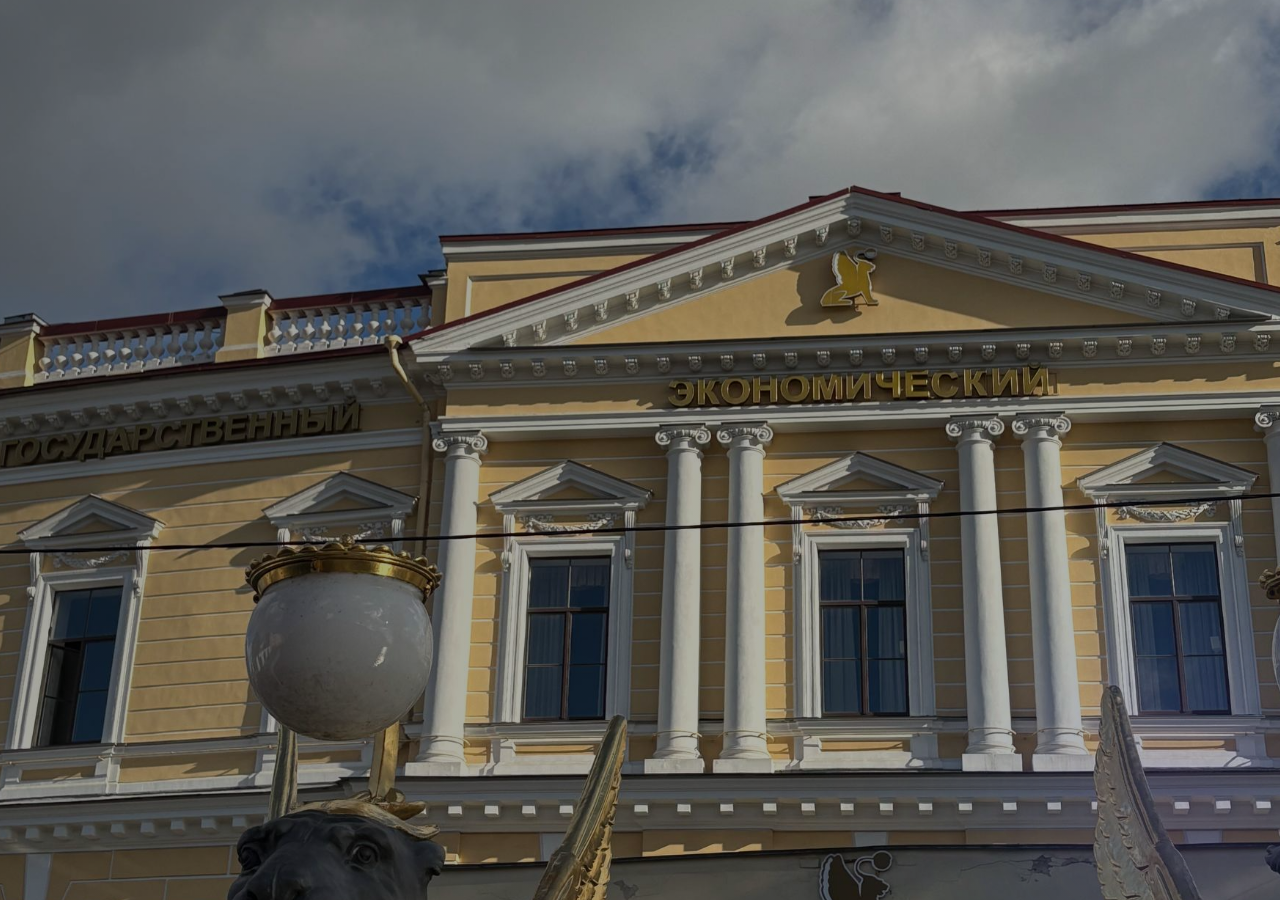
<file: index.html>
<!DOCTYPE html>
<html lang="en">
<head>
    <meta charset="UTF-8">
    <meta name="viewport" content="width=device-width, initial-scale=1.0">
    <title>Unecon Career Guidance - Discover Your Path</title>
    <meta name="description" content="Discover your ideal career path through psychological profiling. A comprehensive assessment designed for Unecon students.">

    <!-- Favicons -->
    <link rel="icon" type="image/x-icon" href="./favicon.ico">
    <link rel="icon" type="image/png" sizes="16x16" href="./favicon-16x16.png">
    <link rel="icon" type="image/png" sizes="32x32" href="./favicon-32x32.png">
    <link rel="apple-touch-icon" sizes="180x180" href="./apple-touch-icon.png">
    <link rel="icon" type="image/png" sizes="192x192" href="./android-chrome-192x192.png">
    <link rel="icon" type="image/png" sizes="512x512" href="./android-chrome-512x512.png">
    <link rel="manifest" href="./site.webmanifest">

    <link rel="stylesheet" href="./styles.css">
</head>
<body>
    <div class="landing-page" id="landingPage">
        <div class="container">
            <div class="landing-content" id="landingContent">
                <h1 class="landing-title">
                    Discover your professional path
                </h1>

                <p class="landing-subtitle">
                    A scientifically-designed career assessment for Unecon students
                </p>

                <a href="./test.html" class="btn btn-primary btn-large">
                    Begin Test
                </a>

                <p class="credit-line">
                    with ❤️ by Sonya Sakova for the students of Unecon
                </p>
            </div>
        </div>
    </div>

    <script>
        // Mouse-movement parallax effect
        const landingPage = document.getElementById('landingPage');
        const landingContent = document.getElementById('landingContent');

        document.addEventListener('mousemove', (e) => {
            const mouseX = e.clientX / window.innerWidth;
            const mouseY = e.clientY / window.innerHeight;

            // Calculate offset values with drastically reduced sensitivity
            const offsetX = (mouseX - 0.5) * 6;
            const offsetY = (mouseY - 0.5) * 6;

            // Apply parallax to background (increased horizontal sensitivity)
            const bgX = 50 + offsetX * 0.5;
            const bgY = 50 + offsetY * 0.15;
            landingPage.style.backgroundPosition = `${bgX}% ${bgY}%`;

            // Apply parallax to content (opposite direction for depth, minimal movement)
            landingContent.style.transform = `translate(${offsetX * 0.05}px, ${offsetY * 0.05}px)`;
        });
    </script>
</body>
</html>
</file>
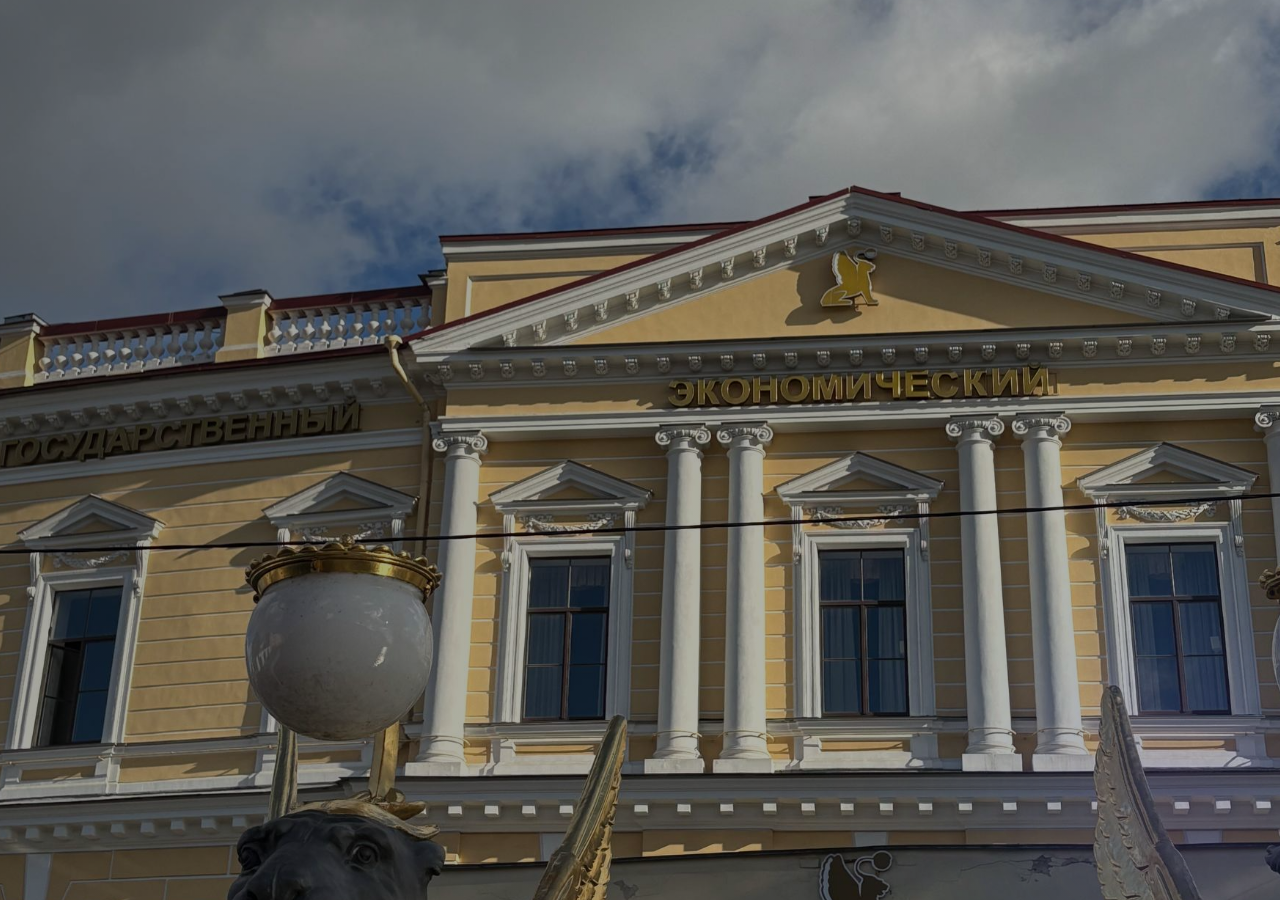
<file: results.html>
<!DOCTYPE html>
<html lang="en">
<head>
    <meta charset="UTF-8">
    <meta name="viewport" content="width=device-width, initial-scale=1.0">
    <title>Your Results - Unecon Career Guidance</title>
    <meta name="description" content="Your personalized career assessment results and recommendations.">

    <!-- Favicons -->
    <link rel="icon" type="image/x-icon" href="./favicon.ico">
    <link rel="icon" type="image/png" sizes="16x16" href="./favicon-16x16.png">
    <link rel="icon" type="image/png" sizes="32x32" href="./favicon-32x32.png">
    <link rel="apple-touch-icon" sizes="180x180" href="./apple-touch-icon.png">
    <link rel="icon" type="image/png" sizes="192x192" href="./android-chrome-192x192.png">
    <link rel="icon" type="image/png" sizes="512x512" href="./android-chrome-512x512.png">
    <link rel="manifest" href="./site.webmanifest">

    <link rel="stylesheet" href="./styles.css">
</head>
<body>
    <div class="results-page">
        <div class="results-hero">
            <div class="container">
                <h1>Your Career Assessment Results</h1>
                <p class="results-subtitle">Based on your psychological profile and decision-making patterns</p>
            </div>
        </div>

        <div class="container">
            <!-- Top Result Section -->
            <div class="top-result-section" id="topResultSection">
                <div class="top-result-header">
                    <span class="result-badge">🏆 Your Top Match</span>
                    <div class="match-score" id="matchScore">--</div>
                </div>

                <h2 class="specialization-name" id="specializationName">Loading...</h2>
                <p class="specialization-description" id="specializationDescription"></p>

                <div class="info-grid">
                    <div class="career-prospects-card">
                        <div class="card-header">
                            <h3>Career Prospects</h3>
                            <span class="card-icon">💼</span>
                        </div>
                        <ul class="career-list" id="careerList"></ul>
                    </div>

                    <div class="top5-preview-card">
                        <div class="card-header">
                            <h3>Your Top 5 Matches</h3>
                            <span class="card-icon">📊</span>
                        </div>
                        <div class="top5-mini-list" id="top5MiniList"></div>
                    </div>
                </div>

                <div class="professionals-section">
                    <h3>Notable Professionals in This Field</h3>
                    <div class="professionals-grid" id="professionalsGrid"></div>
                </div>
            </div>

            <!-- All Results Section -->
            <div class="all-results-section" id="allResultsSection">
                <div class="section-header">
                    <div>
                        <h2>Complete Career Match Analysis</h2>
                        <p class="section-subtitle">All 29 specializations ranked by compatibility</p>
                    </div>
                    <div class="results-legend">
                        <span class="legend-item"><span class="legend-dot winner"></span>Top Match</span>
                        <span class="legend-item"><span class="legend-dot top5"></span>Top 5</span>
                        <span class="legend-item"><span class="legend-dot other"></span>Other</span>
                    </div>
                </div>
                <div id="allResultsContainer"></div>
            </div>

            <!-- Actions Section -->
            <div class="actions-section">
                <button class="btn btn-primary btn-large" onclick="retakeAssessment()">
                    Retake Test
                </button>
            </div>
        </div>
    </div>

    <footer class="page-footer">
        UNECON
    </footer>

    <!-- Load data files -->
    <script src="./data.js"></script>
    <script src="./professionals.js"></script>

    <!-- Results calculation and display logic -->
    <script>
        // Calculate results
        function calculateResults() {
            const savedAnswers = localStorage.getItem('quizAnswers');

            if (!savedAnswers) {
                // No answers found, redirect to start
                window.location.href = './index.html';
                return null;
            }

            const answers = JSON.parse(savedAnswers);

            // Initialize scores for all specializations
            const scores = new Array(specializations.length).fill(0);

            // Calculate total possible score per specialization
            let maxPossibleScore = 0;

            // Process each answer
            questions.forEach((question) => {
                const answerIndex = answers[question.id];

                if (answerIndex !== undefined) {
                    const selectedAnswer = question.answers[answerIndex];
                    const probabilities = selectedAnswer.probabilities;

                    // Add probabilities to scores
                    probabilities.forEach((prob, index) => {
                        scores[index] += prob;
                    });

                    // Track max possible score (highest probability value for this question)
                    maxPossibleScore += Math.max(...probabilities);
                }
            });

            // Convert to percentages
            const percentages = scores.map(score => {
                return (score / maxPossibleScore) * 100;
            });

            // Create results array with specialization names
            const results = specializations.map((spec, index) => ({
                name: spec,
                percentage: percentages[index],
                score: scores[index]
            }));

            // Sort by percentage (highest first)
            results.sort((a, b) => b.percentage - a.percentage);

            // Check if winner has sufficient lead (10-15% above second place)
            const winner = results[0];
            const secondPlace = results[1];
            const lead = winner.percentage - secondPlace.percentage;

            // If lead is insufficient, recalculate to ensure clear winner
            if (lead < 10) {
                // Boost the top scorer slightly to ensure clear distinction
                winner.percentage = Math.min(100, winner.percentage + (10 - lead));
            }

            return results;
        }

        // Display top result
        function displayTopResult(result, allResults) {
            document.getElementById('specializationName').textContent = result.name;

            // Display match score with animation
            const matchScoreEl = document.getElementById('matchScore');
            matchScoreEl.textContent = result.percentage.toFixed(1) + '%';
            matchScoreEl.style.setProperty('--percentage', result.percentage);

            const data = specializationData[result.name];

            if (data) {
                document.getElementById('specializationDescription').textContent = data.description;

                // Display careers
                const careerList = document.getElementById('careerList');
                careerList.innerHTML = '';
                data.careers.forEach((career, index) => {
                    const li = document.createElement('li');
                    li.textContent = career;
                    li.style.animationDelay = `${index * 0.1}s`;
                    careerList.appendChild(li);
                });

                // Display Top 5 mini preview
                const top5MiniList = document.getElementById('top5MiniList');
                top5MiniList.innerHTML = '';
                allResults.slice(0, 5).forEach((item, index) => {
                    const miniItem = document.createElement('div');
                    miniItem.className = 'top5-mini-item';
                    miniItem.style.animationDelay = `${index * 0.1}s`;
                    miniItem.innerHTML = `
                        <div class="mini-rank">${index + 1}</div>
                        <div class="mini-info">
                            <div class="mini-name">${item.name}</div>
                            <div class="mini-bar-container">
                                <div class="mini-bar" style="width: ${item.percentage}%"></div>
                            </div>
                        </div>
                        <div class="mini-percentage">${item.percentage.toFixed(1)}%</div>
                    `;
                    top5MiniList.appendChild(miniItem);
                });

                // Display professionals
                const professionalsGrid = document.getElementById('professionalsGrid');
                professionalsGrid.innerHTML = '';

                const professionals = professionalsData[result.name];

                if (professionals) {
                    professionals.forEach((professional, index) => {
                        const card = createProfessionalCard(professional);
                        card.style.animationDelay = `${index * 0.15}s`;
                        professionalsGrid.appendChild(card);
                    });
                }
            }
        }

        // Create professional card
        function createProfessionalCard(professional) {
            const card = document.createElement('div');
            card.className = 'professional-card';

            // Get initials for placeholder
            const initials = professional.name
                .split(' ')
                .map(word => word[0])
                .join('')
                .toUpperCase()
                .substring(0, 2);

            card.innerHTML = `
                <div class="professional-image-container">
                    <img src="${professional.image}"
                         alt="${professional.name}"
                         class="professional-image"
                         onerror="this.style.display='none'; this.nextElementSibling.style.display='flex'">
                    <div class="professional-placeholder" style="display: none;">${initials}</div>
                </div>
                <h4 class="professional-name">${professional.name}</h4>
                <p class="professional-workplace">${professional.workplace}</p>
                <p class="professional-achievement">${professional.achievement}</p>
            `;

            return card;
        }

        // Display all results
        function displayAllResults(results) {
            const container = document.getElementById('allResultsContainer');
            container.innerHTML = '';

            results.forEach((result, index) => {
                const resultItem = document.createElement('div');
                resultItem.className = 'result-item';
                resultItem.style.animationDelay = `${index * 0.03}s`;

                let barClass = 'other';
                let percentageClass = 'other';
                let rankBadge = '';

                if (index === 0) {
                    barClass = 'winner';
                    percentageClass = 'winner';
                    rankBadge = '<span class="rank-badge gold">1</span>';
                } else if (index < 5) {
                    barClass = 'top-5';
                    percentageClass = 'top-5';
                    rankBadge = `<span class="rank-badge top5">${index + 1}</span>`;
                } else {
                    rankBadge = `<span class="rank-badge">${index + 1}</span>`;
                }

                resultItem.innerHTML = `
                    <div class="result-item-header">
                        ${rankBadge}
                        <span class="result-item-name">${result.name}</span>
                        <span class="result-item-percentage ${percentageClass}">
                            ${result.percentage.toFixed(1)}%
                        </span>
                    </div>
                    <div class="result-bar-container">
                        <div class="result-bar ${barClass}" style="width: 0%;" data-width="${result.percentage}"></div>
                    </div>
                `;

                container.appendChild(resultItem);

                // Animate bar after a short delay
                setTimeout(() => {
                    const bar = resultItem.querySelector('.result-bar');
                    bar.style.width = bar.dataset.width + '%';
                }, 100 + (index * 30));
            });
        }

        // Retake assessment
        function retakeAssessment() {
            if (confirm('Are you sure you want to retake the assessment? This will clear your current results.')) {
                localStorage.removeItem('quizAnswers');
                localStorage.removeItem('currentQuestion');
                window.location.href = './index.html';
            }
        }

        // Initialize results page
        function initResults() {
            const results = calculateResults();

            if (results) {
                displayTopResult(results[0], results);
                displayAllResults(results);

                // Trigger staggered animations
                setTimeout(() => {
                    document.getElementById('topResultSection').classList.add('visible');
                }, 100);

                setTimeout(() => {
                    document.getElementById('allResultsSection').classList.add('visible');
                }, 600);
            }
        }

        // Load results when page loads
        window.addEventListener('DOMContentLoaded', initResults);
    </script>
</body>
</html>
</file>
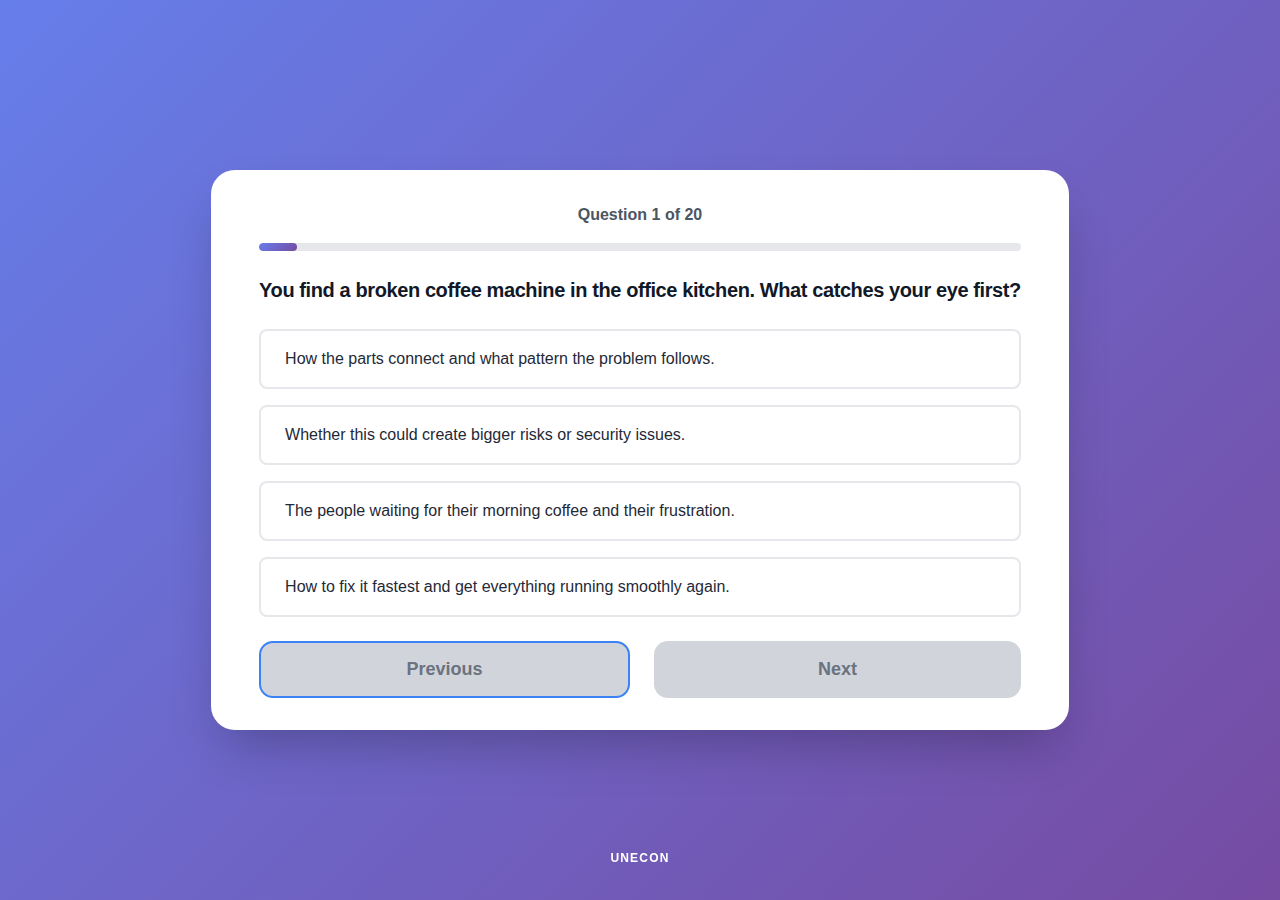
<file: test.html>
<!DOCTYPE html>
<html lang="en">
<head>
    <meta charset="UTF-8">
    <meta name="viewport" content="width=device-width, initial-scale=1.0">
    <title>Career Assessment - Unecon</title>
    <meta name="description" content="Complete your career assessment to discover your ideal professional path.">

    <!-- Favicons -->
    <link rel="icon" type="image/x-icon" href="./favicon.ico">
    <link rel="icon" type="image/png" sizes="16x16" href="./favicon-16x16.png">
    <link rel="icon" type="image/png" sizes="32x32" href="./favicon-32x32.png">
    <link rel="apple-touch-icon" sizes="180x180" href="./apple-touch-icon.png">
    <link rel="icon" type="image/png" sizes="192x192" href="./android-chrome-192x192.png">
    <link rel="icon" type="image/png" sizes="512x512" href="./android-chrome-512x512.png">
    <link rel="manifest" href="./site.webmanifest">

    <link rel="stylesheet" href="./styles.css">
</head>
<body>
    <div class="quiz-page">
        <div class="container">
            <div class="quiz-container fade-in" id="quizContainer">
                <div class="quiz-header">
                    <div class="question-counter" id="questionCounter">
                        Question 1 of 20
                    </div>
                    <div class="progress-bar-container">
                        <div class="progress-bar" id="progressBar" style="width: 5%"></div>
                    </div>
                </div>

                <h2 class="question-text" id="questionText">
                    Loading question...
                </h2>

                <div class="answers-grid" id="answersContainer">
                    <!-- Answers will be inserted here by JavaScript -->
                </div>

                <div class="quiz-navigation">
                    <button class="btn btn-secondary" id="prevBtn" onclick="previousQuestion()">
                        Previous
                    </button>
                    <button class="btn btn-primary" id="nextBtn" onclick="nextQuestion()">
                        Next
                    </button>
                </div>
            </div>
        </div>
    </div>

    <footer class="page-footer">
        UNECON
    </footer>

    <!-- Load data files -->
    <script src="./data.js"></script>
    <script src="./script.js"></script>
</body>
</html>
</file>
<file: styles.css>
/* UNECON Career Guidance - Complete Style System */

/* ============================================
   CSS VARIABLES & DESIGN TOKENS
   ============================================ */
:root {
    /* Color Palette */
    --primary-blue: #3B82F6;
    --primary-purple: #8B5CF6;
    --secondary-blue: #1E40AF;
    --secondary-purple: #6D28D9;

    /* Gradient Colors */
    --gradient-primary: linear-gradient(135deg, #667eea 0%, #764ba2 100%);
    --gradient-secondary: linear-gradient(135deg, #3B82F6 0%, #8B5CF6 100%);
    --gradient-gold: linear-gradient(135deg, #F59E0B 0%, #D97706 100%);

    /* Neutral Colors */
    --white: #FFFFFF;
    --gray-50: #F9FAFB;
    --gray-100: #F3F4F6;
    --gray-200: #E5E7EB;
    --gray-300: #D1D5DB;
    --gray-400: #9CA3AF;
    --gray-500: #6B7280;
    --gray-600: #4B5563;
    --gray-700: #374151;
    --gray-800: #1F2937;
    --gray-900: #111827;

    /* Status Colors */
    --success: #10B981;
    --warning: #F59E0B;
    --error: #EF4444;
    --info: #3B82F6;

    /* Typography */
    --font-sans: -apple-system, BlinkMacSystemFont, 'Segoe UI', Roboto, 'Helvetica Neue', Arial, sans-serif;
    --font-display: 'Inter', -apple-system, BlinkMacSystemFont, 'Segoe UI', Roboto, sans-serif;

    /* Spacing */
    --spacing-xs: 0.5rem;
    --spacing-sm: 1rem;
    --spacing-md: 1.5rem;
    --spacing-lg: 2rem;
    --spacing-xl: 3rem;
    --spacing-2xl: 4rem;

    /* Border Radius */
    --radius-sm: 0.375rem;
    --radius-md: 0.5rem;
    --radius-lg: 0.75rem;
    --radius-xl: 1rem;
    --radius-2xl: 1.5rem;

    /* Shadows */
    --shadow-sm: 0 1px 2px 0 rgba(0, 0, 0, 0.05);
    --shadow-md: 0 4px 6px -1px rgba(0, 0, 0, 0.1), 0 2px 4px -1px rgba(0, 0, 0, 0.06);
    --shadow-lg: 0 10px 15px -3px rgba(0, 0, 0, 0.1), 0 4px 6px -2px rgba(0, 0, 0, 0.05);
    --shadow-xl: 0 20px 25px -5px rgba(0, 0, 0, 0.1), 0 10px 10px -5px rgba(0, 0, 0, 0.04);
    --shadow-2xl: 0 25px 50px -12px rgba(0, 0, 0, 0.25);

    /* Transitions */
    --transition-fast: 150ms cubic-bezier(0.4, 0, 0.2, 1);
    --transition-base: 300ms cubic-bezier(0.4, 0, 0.2, 1);
    --transition-slow: 500ms cubic-bezier(0.4, 0, 0.2, 1);

    /* Max Widths */
    --max-width-content: 1200px;
    --max-width-text: 800px;
}

/* ============================================
   RESET & BASE STYLES
   ============================================ */
*, *::before, *::after {
    box-sizing: border-box;
    margin: 0;
    padding: 0;
}

html {
    font-size: 16px;
    -webkit-font-smoothing: antialiased;
    -moz-osx-font-smoothing: grayscale;
}

body {
    font-family: var(--font-sans);
    line-height: 1.6;
    color: var(--gray-900);
    background: var(--gray-50);
    min-height: 100vh;
}

img {
    max-width: 100%;
    height: auto;
    display: block;
}

button {
    font-family: inherit;
    cursor: pointer;
}

/* ============================================
   LAYOUT & CONTAINERS
   ============================================ */
.container {
    max-width: var(--max-width-content);
    margin: 0 auto;
    padding: 0 var(--spacing-md);
}

.text-container {
    max-width: var(--max-width-text);
    margin: 0 auto;
}

/* ============================================
   TYPOGRAPHY
   ============================================ */
h1, h2, h3, h4, h5, h6 {
    font-family: var(--font-display);
    font-weight: 700;
    line-height: 1.2;
    color: var(--gray-900);
    margin-bottom: var(--spacing-sm);
}

h1 {
    font-size: 2.5rem;
    letter-spacing: -0.025em;
}

h2 {
    font-size: 2rem;
    letter-spacing: -0.02em;
}

h3 {
    font-size: 1.5rem;
}

h4 {
    font-size: 1.25rem;
}

p {
    margin-bottom: var(--spacing-sm);
    color: var(--gray-700);
}

.text-center {
    text-align: center;
}

.text-gradient {
    background: var(--gradient-primary);
    -webkit-background-clip: text;
    -webkit-text-fill-color: transparent;
    background-clip: text;
}

/* ============================================
   LANDING PAGE
   ============================================ */
.landing-page {
    min-height: 100vh;
    display: flex;
    align-items: center;
    justify-content: center;
    padding: var(--spacing-xl) 0;
    position: relative;
    overflow: hidden;
    background-image: url('images/background.jpg');
    background-size: 110%;
    background-position: center;
    background-repeat: no-repeat;
}

.landing-page::before {
    content: '';
    position: absolute;
    top: 0;
    left: 0;
    right: 0;
    bottom: 0;
    background: linear-gradient(135deg, rgba(0, 0, 0, 0.4) 0%, rgba(0, 0, 0, 0.25) 100%);
    z-index: 0;
}

.landing-page::after {
    content: '';
    position: absolute;
    width: 600px;
    height: 600px;
    border-radius: 50%;
    background: radial-gradient(circle, rgba(139, 92, 246, 0.2) 0%, rgba(59, 130, 246, 0.1) 40%, transparent 70%);
    filter: blur(80px);
    bottom: -200px;
    right: -200px;
    z-index: 1;
    animation: pulse 8s ease-in-out infinite;
}

@keyframes pulse {
    0%, 100% {
        opacity: 0.6;
        transform: scale(1);
    }
    50% {
        opacity: 0.8;
        transform: scale(1.1);
    }
}

.landing-content {
    position: relative;
    z-index: 2;
    max-width: 800px;
    padding: 3rem 3.5rem;
    text-align: center;
    transition: transform 0.3s ease-out;

    /* Enhanced Glassmorphism effect */
    background: rgba(255, 255, 255, 0.08);
    backdrop-filter: blur(20px) saturate(180%);
    -webkit-backdrop-filter: blur(20px) saturate(180%);
    border: 1px solid rgba(255, 255, 255, 0.25);
    border-radius: 2rem;
    box-shadow:
        0 8px 32px 0 rgba(0, 0, 0, 0.37),
        inset 0 1px 0 0 rgba(255, 255, 255, 0.15),
        0 20px 60px 0 rgba(0, 0, 0, 0.2);
    animation: contentFadeIn 1s ease-out forwards;
    opacity: 0;
}

.landing-content::before {
    content: '';
    position: absolute;
    top: 0;
    left: 0;
    right: 0;
    height: 50%;
    background: linear-gradient(180deg, rgba(255, 255, 255, 0.08) 0%, transparent 100%);
    border-radius: 2rem 2rem 0 0;
    pointer-events: none;
}

@keyframes contentFadeIn {
    from {
        opacity: 0;
        transform: translateY(30px);
    }
    to {
        opacity: 1;
        transform: translateY(0);
    }
}

.logo {
    max-width: 200px;
    margin: 0 auto var(--spacing-xl);
}

.landing-main-title {
    font-size: 4.5rem;
    font-weight: 700;
    line-height: 1.1;
    margin-bottom: var(--spacing-lg);
    color: var(--gray-900);
}

.landing-main-title .title-line {
    display: block;
}

.landing-subtitle-new {
    font-size: 1.375rem;
    color: var(--gray-600);
    margin-bottom: var(--spacing-lg);
    font-weight: 400;
}

.landing-body-text {
    font-size: 1rem;
    line-height: 1.7;
    color: var(--gray-600);
    margin-bottom: var(--spacing-xl);
    max-width: 600px;
    margin-left: auto;
    margin-right: auto;
}

.landing-title {
    font-size: 3.25rem;
    margin-bottom: 1.5rem;
    color: var(--white);
    font-weight: 800;
    letter-spacing: -0.03em;
    line-height: 1.15;
    text-shadow:
        0 2px 4px rgba(0, 0, 0, 0.3),
        0 8px 16px rgba(0, 0, 0, 0.2);
    animation: titleSlideIn 1.2s ease-out 0.3s forwards;
    opacity: 0;
}

@keyframes titleSlideIn {
    from {
        opacity: 0;
        transform: translateY(20px);
    }
    to {
        opacity: 1;
        transform: translateY(0);
    }
}

.landing-subtitle {
    font-size: 1.35rem;
    color: rgba(255, 255, 255, 0.95);
    margin-bottom: 2.5rem;
    font-weight: 400;
    line-height: 1.6;
    letter-spacing: 0.01em;
    text-shadow:
        0 1px 2px rgba(0, 0, 0, 0.3),
        0 4px 8px rgba(0, 0, 0, 0.15);
    animation: subtitleSlideIn 1.2s ease-out 0.5s forwards;
    opacity: 0;
}

@keyframes subtitleSlideIn {
    from {
        opacity: 0;
        transform: translateY(20px);
    }
    to {
        opacity: 1;
        transform: translateY(0);
    }
}

.landing-description {
    text-align: left;
    margin-bottom: var(--spacing-xl);
}

.landing-description p {
    font-size: 1.1rem;
    line-height: 1.8;
    color: var(--gray-700);
}

.credit-line {
    font-size: 0.9rem;
    color: rgba(255, 255, 255, 0.8);
    margin-top: 2rem;
    font-weight: 400;
    letter-spacing: 0.02em;
    text-shadow: 0 1px 3px rgba(0, 0, 0, 0.4);
    animation: creditFadeIn 1.2s ease-out 1s forwards;
    opacity: 0;
}

@keyframes creditFadeIn {
    from {
        opacity: 0;
    }
    to {
        opacity: 1;
    }
}

/* ============================================
   BUTTONS
   ============================================ */
.btn {
    display: inline-block;
    padding: 1rem 2rem;
    font-size: 1.125rem;
    font-weight: 600;
    text-align: center;
    text-decoration: none;
    border: none;
    border-radius: 0.875rem;
    transition: all 0.35s cubic-bezier(0.4, 0, 0.2, 1);
    cursor: pointer;
    position: relative;
    overflow: hidden;
}

.btn-primary {
    background: var(--gradient-primary);
    color: var(--white);
    border: none;
    box-shadow: var(--shadow-lg);
}

/* Landing page specific button styling */
.landing-page .btn-primary {
    background: rgba(255, 255, 255, 0.18);
    backdrop-filter: blur(12px);
    -webkit-backdrop-filter: blur(12px);
    border: 1.5px solid rgba(255, 255, 255, 0.35);
    color: var(--white);
    box-shadow:
        0 4px 16px 0 rgba(0, 0, 0, 0.25),
        inset 0 1px 0 0 rgba(255, 255, 255, 0.2);
    animation: buttonSlideIn 1.2s ease-out 0.7s forwards;
    opacity: 0;
}

@keyframes buttonSlideIn {
    from {
        opacity: 0;
        transform: translateY(20px);
    }
    to {
        opacity: 1;
        transform: translateY(0);
    }
}

.btn-primary:hover {
    opacity: 0.9;
    box-shadow: var(--shadow-xl);
    transform: translateY(-2px);
}

.btn-primary:active {
    transform: translateY(0);
    box-shadow: var(--shadow-md);
}

/* Landing page specific hover effects */
.landing-page .btn-primary::before {
    content: '';
    position: absolute;
    top: 50%;
    left: 50%;
    width: 0;
    height: 0;
    border-radius: 50%;
    background: rgba(255, 255, 255, 0.15);
    transform: translate(-50%, -50%);
    transition: width 0.6s, height 0.6s;
}

.landing-page .btn-primary:hover::before {
    width: 300px;
    height: 300px;
}

.landing-page .btn-primary:hover {
    background: rgba(255, 255, 255, 0.28);
    border-color: rgba(255, 255, 255, 0.5);
    box-shadow:
        0 8px 24px 0 rgba(0, 0, 0, 0.3),
        0 0 0 1px rgba(255, 255, 255, 0.1),
        inset 0 1px 0 0 rgba(255, 255, 255, 0.3);
    transform: translateY(-3px) scale(1.02);
}

.landing-page .btn-primary:active {
    transform: translateY(-1px) scale(0.98);
    box-shadow:
        0 4px 12px 0 rgba(0, 0, 0, 0.25),
        inset 0 1px 0 0 rgba(255, 255, 255, 0.2);
}

.btn-secondary {
    background: var(--white);
    color: var(--primary-blue);
    border: 2px solid var(--primary-blue);
}

.btn-secondary:hover {
    background: var(--primary-blue);
    color: var(--white);
}

.btn-disabled {
    background: var(--gray-300);
    color: var(--gray-500);
    cursor: not-allowed;
    box-shadow: none;
}

.btn-disabled:hover {
    transform: none;
}

.btn-large {
    padding: 1.375rem 3.5rem;
    font-size: 1.25rem;
    font-weight: 700;
    letter-spacing: 0.02em;
}

/* ============================================
   QUIZ PAGE
   ============================================ */
.quiz-page {
    min-height: 100vh;
    background: var(--gradient-primary);
    padding: var(--spacing-lg) 0;
    display: flex;
    align-items: center;
}

.quiz-container {
    background: var(--white);
    border-radius: var(--radius-2xl);
    padding: var(--spacing-lg) var(--spacing-xl);
    box-shadow: var(--shadow-2xl);
    max-width: 900px;
    margin: 0 auto;
}

.quiz-header {
    text-align: center;
    margin-bottom: var(--spacing-md);
}

.question-counter {
    font-size: 1rem;
    color: var(--gray-600);
    margin-bottom: var(--spacing-xs);
    font-weight: 600;
}

.progress-bar-container {
    width: 100%;
    height: 8px;
    background: var(--gray-200);
    border-radius: 999px;
    margin: var(--spacing-sm) 0;
    overflow: hidden;
}

.progress-bar {
    height: 100%;
    background: var(--gradient-primary);
    transition: width var(--transition-base);
    border-radius: 999px;
}

.question-text {
    font-size: 1.25rem;
    color: var(--gray-900);
    margin-bottom: var(--spacing-md);
    text-align: center;
    line-height: 1.5;
    font-weight: 600;
}

.answers-grid {
    display: grid;
    gap: var(--spacing-sm);
    margin-bottom: var(--spacing-md);
}

.answer-card {
    padding: var(--spacing-sm) var(--spacing-md);
    border: 2px solid var(--gray-200);
    border-radius: var(--radius-md);
    background: var(--white);
    cursor: pointer;
    transition: all var(--transition-fast);
    text-align: left;
}

.answer-card:hover {
    border-color: var(--primary-blue);
    box-shadow: var(--shadow-md);
    transform: translateY(-2px);
}

.answer-card.selected {
    border-color: var(--primary-blue);
    background: linear-gradient(135deg, rgba(59, 130, 246, 0.1) 0%, rgba(139, 92, 246, 0.1) 100%);
    box-shadow: var(--shadow-lg);
}

.answer-text {
    font-size: 1rem;
    color: var(--gray-800);
    line-height: 1.5;
}

.quiz-navigation {
    display: flex;
    justify-content: space-between;
    gap: var(--spacing-md);
}

.quiz-navigation .btn {
    flex: 1;
}

/* ============================================
   RESULTS PAGE
   ============================================ */
.results-page {
    min-height: 100vh;
    background: linear-gradient(180deg, var(--gray-50) 0%, #FAFAFF 100%);
    padding: var(--spacing-xl) 0;
}

.results-hero {
    background: var(--gradient-primary);
    color: var(--white);
    padding: var(--spacing-2xl) 0;
    margin-bottom: var(--spacing-xl);
    text-align: center;
    position: relative;
    overflow: hidden;
}

.results-hero::before {
    content: '';
    position: absolute;
    top: 0;
    left: 0;
    right: 0;
    bottom: 0;
    background: url('data:image/svg+xml,<svg width="100" height="100" xmlns="http://www.w3.org/2000/svg"><circle cx="50" cy="50" r="2" fill="rgba(255,255,255,0.1)"/></svg>');
    opacity: 0.3;
}

.results-hero h1 {
    color: var(--white);
    font-size: 3rem;
    margin-bottom: var(--spacing-sm);
    position: relative;
}

.results-subtitle {
    font-size: 1.25rem;
    opacity: 0.9;
    position: relative;
}

.top-result-section {
    background: var(--white);
    border-radius: 1.5rem;
    padding: 3rem;
    box-shadow: 0 20px 60px rgba(0, 0, 0, 0.08);
    margin-bottom: var(--spacing-xl);
    border: 1px solid rgba(139, 92, 246, 0.1);
    opacity: 0;
    transform: translateY(30px);
    transition: all 0.8s cubic-bezier(0.16, 1, 0.3, 1);
}

.top-result-section.visible {
    opacity: 1;
    transform: translateY(0);
}

.top-result-header {
    display: flex;
    justify-content: space-between;
    align-items: center;
    margin-bottom: var(--spacing-lg);
    flex-wrap: wrap;
    gap: var(--spacing-md);
}

.result-badge {
    display: inline-flex;
    align-items: center;
    gap: 0.5rem;
    background: linear-gradient(135deg, #F59E0B 0%, #D97706 100%);
    color: var(--white);
    padding: 0.75rem 1.75rem;
    border-radius: 999px;
    font-size: 0.9rem;
    font-weight: 700;
    text-transform: uppercase;
    letter-spacing: 0.05em;
    box-shadow: 0 4px 12px rgba(245, 158, 11, 0.3);
}

.match-score {
    font-size: 3.5rem;
    font-weight: 800;
    background: var(--gradient-primary);
    -webkit-background-clip: text;
    -webkit-text-fill-color: transparent;
    background-clip: text;
    letter-spacing: -0.02em;
    animation: countUp 1.5s ease-out;
}

@keyframes countUp {
    from {
        opacity: 0;
        transform: scale(0.5);
    }
    to {
        opacity: 1;
        transform: scale(1);
    }
}

.specialization-name {
    font-size: 2.75rem;
    color: var(--gray-900);
    margin-bottom: var(--spacing-md);
    line-height: 1.2;
}

.specialization-description {
    font-size: 1.15rem;
    line-height: 1.9;
    color: var(--gray-700);
    margin-bottom: var(--spacing-xl);
    border-left: 4px solid var(--primary-purple);
    padding-left: var(--spacing-lg);
}

.info-grid {
    display: grid;
    grid-template-columns: 1fr 1fr;
    gap: var(--spacing-lg);
    margin-bottom: var(--spacing-xl);
}

.career-prospects-card,
.top5-preview-card {
    background: linear-gradient(135deg, #F9FAFB 0%, #FFFFFF 100%);
    border-radius: var(--radius-xl);
    padding: var(--spacing-lg);
    border: 1px solid var(--gray-200);
    transition: all 0.3s ease;
}

.career-prospects-card:hover,
.top5-preview-card:hover {
    transform: translateY(-4px);
    box-shadow: 0 12px 30px rgba(0, 0, 0, 0.1);
    border-color: var(--primary-purple);
}

.card-header {
    display: flex;
    justify-content: space-between;
    align-items: center;
    margin-bottom: var(--spacing-md);
}

.card-header h3 {
    font-size: 1.35rem;
    margin-bottom: 0;
}

.card-icon {
    font-size: 1.5rem;
    opacity: 0.6;
}

.career-list {
    list-style: none;
}

.career-list li {
    padding: var(--spacing-sm) 0;
    color: var(--gray-700);
    border-bottom: 1px solid var(--gray-200);
    font-size: 1rem;
    opacity: 0;
    animation: slideInLeft 0.5s ease forwards;
}

@keyframes slideInLeft {
    from {
        opacity: 0;
        transform: translateX(-20px);
    }
    to {
        opacity: 1;
        transform: translateX(0);
    }
}

.career-list li:last-child {
    border-bottom: none;
}

.top5-mini-list {
    display: flex;
    flex-direction: column;
    gap: var(--spacing-sm);
}

.top5-mini-item {
    display: flex;
    align-items: center;
    gap: var(--spacing-sm);
    padding: var(--spacing-sm);
    border-radius: var(--radius-md);
    background: var(--white);
    border: 1px solid var(--gray-200);
    transition: all 0.3s ease;
    opacity: 0;
    animation: slideInRight 0.5s ease forwards;
}

@keyframes slideInRight {
    from {
        opacity: 0;
        transform: translateX(20px);
    }
    to {
        opacity: 1;
        transform: translateX(0);
    }
}

.top5-mini-item:hover {
    background: var(--gray-50);
    border-color: var(--primary-purple);
    transform: translateX(4px);
}

.mini-rank {
    font-size: 1.25rem;
    font-weight: 700;
    color: var(--primary-purple);
    min-width: 2rem;
    text-align: center;
}

.mini-info {
    flex: 1;
}

.mini-name {
    font-size: 0.875rem;
    font-weight: 600;
    color: var(--gray-800);
    margin-bottom: 0.25rem;
}

.mini-bar-container {
    width: 100%;
    height: 4px;
    background: var(--gray-200);
    border-radius: 999px;
    overflow: hidden;
}

.mini-bar {
    height: 100%;
    background: var(--gradient-secondary);
    border-radius: 999px;
    transition: width 1s cubic-bezier(0.16, 1, 0.3, 1);
}

.mini-percentage {
    font-size: 0.875rem;
    font-weight: 700;
    color: var(--gray-600);
    min-width: 3rem;
    text-align: right;
}

.professionals-section {
    margin-top: var(--spacing-xl);
    padding-top: var(--spacing-xl);
    border-top: 2px solid var(--gray-100);
}

.professionals-section h3 {
    font-size: 1.75rem;
    margin-bottom: var(--spacing-lg);
    color: var(--gray-900);
}

.professionals-grid {
    display: grid;
    grid-template-columns: repeat(auto-fit, minmax(280px, 1fr));
    gap: var(--spacing-lg);
    margin-top: var(--spacing-lg);
}

.professional-card {
    background: var(--white);
    border-radius: var(--radius-xl);
    padding: var(--spacing-lg);
    box-shadow: 0 4px 12px rgba(0, 0, 0, 0.06);
    transition: all 0.4s cubic-bezier(0.16, 1, 0.3, 1);
    border: 1px solid var(--gray-200);
    opacity: 0;
    animation: fadeInUp 0.6s ease forwards;
}

@keyframes fadeInUp {
    from {
        opacity: 0;
        transform: translateY(20px);
    }
    to {
        opacity: 1;
        transform: translateY(0);
    }
}

.professional-card:hover {
    transform: translateY(-8px);
    box-shadow: 0 16px 40px rgba(0, 0, 0, 0.12);
    border-color: var(--primary-purple);
}

.professional-image-container {
    width: 100%;
    aspect-ratio: 3 / 4;
    margin-bottom: var(--spacing-md);
    border-radius: var(--radius-lg);
    overflow: hidden;
    background: var(--gray-100);
    position: relative;
}

.professional-image {
    width: 100%;
    height: 100%;
    object-fit: cover;
    transition: transform 0.4s ease;
}

.professional-card:hover .professional-image {
    transform: scale(1.05);
}

.professional-placeholder {
    width: 100%;
    height: 100%;
    display: flex;
    align-items: center;
    justify-content: center;
    background: var(--gradient-primary);
    color: var(--white);
    font-size: 3rem;
    font-weight: 700;
}

.professional-name {
    font-size: 1.125rem;
    font-weight: 700;
    color: var(--gray-900);
    margin-bottom: 0.375rem;
}

.professional-workplace {
    font-size: 0.875rem;
    color: var(--gray-600);
    margin-bottom: var(--spacing-sm);
    line-height: 1.5;
    font-weight: 500;
}

.professional-achievement {
    font-size: 0.875rem;
    color: var(--gray-700);
    line-height: 1.6;
}

.all-results-section {
    background: var(--white);
    border-radius: 1.5rem;
    padding: 3rem;
    box-shadow: 0 20px 60px rgba(0, 0, 0, 0.08);
    margin-bottom: var(--spacing-xl);
    border: 1px solid rgba(139, 92, 246, 0.1);
    opacity: 0;
    transform: translateY(30px);
    transition: all 0.8s cubic-bezier(0.16, 1, 0.3, 1);
}

.all-results-section.visible {
    opacity: 1;
    transform: translateY(0);
}

.section-header {
    display: flex;
    justify-content: space-between;
    align-items: flex-start;
    margin-bottom: var(--spacing-xl);
    flex-wrap: wrap;
    gap: var(--spacing-md);
}

.section-header h2 {
    margin-bottom: 0.5rem;
}

.section-subtitle {
    font-size: 1rem;
    color: var(--gray-600);
    font-weight: 400;
}

.results-legend {
    display: flex;
    gap: var(--spacing-md);
    align-items: center;
}

.legend-item {
    display: flex;
    align-items: center;
    gap: 0.5rem;
    font-size: 0.875rem;
    color: var(--gray-700);
    font-weight: 500;
}

.legend-dot {
    width: 12px;
    height: 12px;
    border-radius: 50%;
}

.legend-dot.winner {
    background: linear-gradient(135deg, #F59E0B 0%, #D97706 100%);
}

.legend-dot.top5 {
    background: var(--gradient-secondary);
}

.legend-dot.other {
    background: var(--gray-400);
}

.result-item {
    margin-bottom: var(--spacing-md);
    opacity: 0;
    animation: slideInUp 0.5s ease forwards;
}

@keyframes slideInUp {
    from {
        opacity: 0;
        transform: translateY(10px);
    }
    to {
        opacity: 1;
        transform: translateY(0);
    }
}

.result-item-header {
    display: flex;
    align-items: center;
    gap: var(--spacing-sm);
    margin-bottom: 0.5rem;
}

.rank-badge {
    display: flex;
    align-items: center;
    justify-content: center;
    min-width: 2rem;
    height: 2rem;
    border-radius: 0.5rem;
    font-size: 0.875rem;
    font-weight: 700;
    background: var(--gray-200);
    color: var(--gray-600);
}

.rank-badge.gold {
    background: linear-gradient(135deg, #F59E0B 0%, #D97706 100%);
    color: var(--white);
    box-shadow: 0 4px 12px rgba(245, 158, 11, 0.3);
}

.rank-badge.top5 {
    background: var(--gradient-secondary);
    color: var(--white);
}

.result-item-name {
    flex: 1;
    font-weight: 600;
    color: var(--gray-800);
    font-size: 1.05rem;
}

.result-item-percentage {
    font-weight: 700;
    font-size: 1.125rem;
    min-width: 4rem;
    text-align: right;
}

.result-bar-container {
    width: 100%;
    height: 10px;
    background: var(--gray-200);
    border-radius: 999px;
    overflow: hidden;
    position: relative;
}

.result-bar {
    height: 100%;
    border-radius: 999px;
    transition: width 1.2s cubic-bezier(0.16, 1, 0.3, 1);
    position: relative;
    overflow: hidden;
}

.result-bar::after {
    content: '';
    position: absolute;
    top: 0;
    left: 0;
    right: 0;
    bottom: 0;
    background: linear-gradient(90deg,
        transparent 0%,
        rgba(255, 255, 255, 0.3) 50%,
        transparent 100%);
    animation: shimmer 2s infinite;
}

@keyframes shimmer {
    0% {
        transform: translateX(-100%);
    }
    100% {
        transform: translateX(100%);
    }
}

.result-bar.winner {
    background: linear-gradient(135deg, #F59E0B 0%, #D97706 100%);
}

.result-bar.top-5 {
    background: var(--gradient-secondary);
}

.result-bar.other {
    background: linear-gradient(135deg, var(--gray-400) 0%, var(--gray-500) 100%);
}

.result-item-percentage.winner {
    background: var(--gradient-gold);
    -webkit-background-clip: text;
    -webkit-text-fill-color: transparent;
    background-clip: text;
}

.result-item-percentage.top-5 {
    color: var(--primary-blue);
}

.result-item-percentage.other {
    color: var(--gray-600);
}

.actions-section {
    text-align: center;
    margin-top: var(--spacing-xl);
    padding: var(--spacing-xl) 0;
}

/* ============================================
   FOOTER
   ============================================ */
.page-footer {
    position: fixed;
    bottom: 0;
    left: 0;
    right: 0;
    text-align: center;
    padding: var(--spacing-lg) 0;
    font-size: 0.75rem;
    color: var(--white);
    font-weight: 600;
    letter-spacing: 0.1em;
    z-index: 10;
    pointer-events: none;
}

/* Results page specific footer - static at bottom of content */
.results-page .page-footer {
    position: static;
    margin-top: var(--spacing-xl);
    color: var(--gray-400);
}

/* ============================================
   UTILITY CLASSES
   ============================================ */
.mt-1 { margin-top: var(--spacing-xs); }
.mt-2 { margin-top: var(--spacing-sm); }
.mt-3 { margin-top: var(--spacing-md); }
.mt-4 { margin-top: var(--spacing-lg); }
.mt-5 { margin-top: var(--spacing-xl); }

.mb-1 { margin-bottom: var(--spacing-xs); }
.mb-2 { margin-bottom: var(--spacing-sm); }
.mb-3 { margin-bottom: var(--spacing-md); }
.mb-4 { margin-bottom: var(--spacing-lg); }
.mb-5 { margin-bottom: var(--spacing-xl); }

.hidden {
    display: none !important;
}

.fade-in {
    animation: fadeIn var(--transition-base) ease-in;
}

@keyframes fadeIn {
    from {
        opacity: 0;
        transform: translateY(10px);
    }
    to {
        opacity: 1;
        transform: translateY(0);
    }
}

/* ============================================
   RESPONSIVE DESIGN
   ============================================ */
@media (max-width: 768px) {
    h1 {
        font-size: 2rem;
    }

    h2 {
        font-size: 1.75rem;
    }

    .landing-main-title {
        font-size: 3rem;
    }

    .landing-subtitle-new {
        font-size: 1.125rem;
    }

    .landing-body-text {
        font-size: 0.95rem;
    }

    .landing-title {
        font-size: 2.25rem;
        letter-spacing: -0.02em;
    }

    .landing-subtitle {
        font-size: 1.125rem;
        margin-bottom: 2rem;
    }

    .landing-content {
        padding: 2.5rem 2rem;
    }

    .quiz-container {
        padding: var(--spacing-md) var(--spacing-lg);
    }

    .question-text {
        font-size: 1.125rem;
    }

    .answer-text {
        font-size: 0.95rem;
    }

    .answer-card {
        padding: var(--spacing-xs) var(--spacing-sm);
    }

    .quiz-navigation {
        flex-direction: column;
    }

    /* Results page responsive */
    .results-hero h1 {
        font-size: 2rem;
    }

    .top-result-section,
    .all-results-section {
        padding: var(--spacing-lg);
        border-radius: var(--radius-xl);
    }

    .match-score {
        font-size: 2.5rem;
    }

    .specialization-name {
        font-size: 2rem;
    }

    .specialization-description {
        font-size: 1rem;
        padding-left: var(--spacing-md);
    }

    .info-grid {
        grid-template-columns: 1fr;
        gap: var(--spacing-md);
    }

    .card-header h3 {
        font-size: 1.125rem;
    }

    .professionals-grid {
        grid-template-columns: 1fr;
    }

    .section-header {
        flex-direction: column;
        align-items: flex-start;
    }

    .results-legend {
        width: 100%;
        justify-content: flex-start;
        flex-wrap: wrap;
    }

    .result-item-name {
        font-size: 0.95rem;
    }

    .result-item-percentage {
        font-size: 1rem;
    }

    .rank-badge {
        min-width: 1.75rem;
        height: 1.75rem;
        font-size: 0.75rem;
    }

    .btn {
        padding: 0.875rem 1.5rem;
        font-size: 1rem;
    }

    .btn-large {
        padding: 1rem 2rem;
        font-size: 1.125rem;
    }
}

@media (max-width: 480px) {
    :root {
        --spacing-xl: 2rem;
        --spacing-2xl: 2.5rem;
    }

    .container {
        padding: 0 var(--spacing-sm);
    }

    h1 {
        font-size: 1.75rem;
    }

    .landing-description p {
        font-size: 1rem;
    }

    .results-hero {
        padding: var(--spacing-lg) 0;
    }
}

/* ============================================
   PRINT STYLES
   ============================================ */
@media print {
    .quiz-navigation,
    .actions-section {
        display: none;
    }

    .results-page {
        background: var(--white);
    }

    * {
        box-shadow: none !important;
    }
}
</file>
